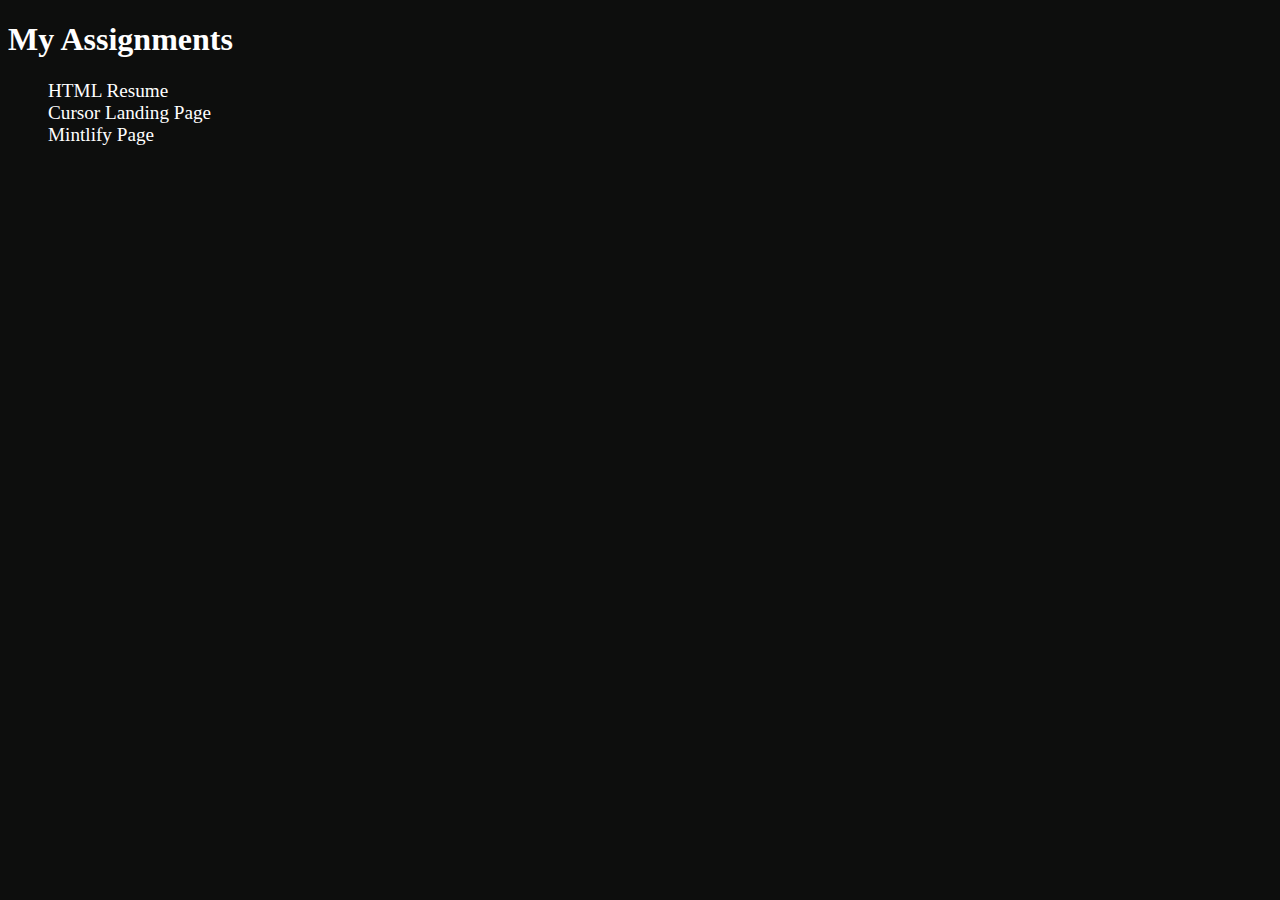
<file: index.html>
<!doctype html>
<html>
  <head>
    <meta charset="utf-8" />
    <title>Assignments</title>
  </head>
  <body>
    <style>
      body {
        background-color: rgb(13, 14, 13);
      }
      h1 {
        color: #fff;
      }
      .assignment {
        list-style: none;
      }
      .assignment a {
        text-decoration: none;
        color: #fff;
        font-size: 1.2rem;
      }
      .assignment a:hover {
        color: blue;
      }
    </style>
    <h1>My Assignments</h1>
    <ul class="assignment">
      <li><a href="./01_html_resume/">HTML Resume</a></li>
      <li><a href="./02_cursor_landing_page/">Cursor Landing Page</a></li>
      <li><a href="./03_mintlify_page/">Mintlify Page</a></li>
    </ul>
  </body>
</html>
</file>
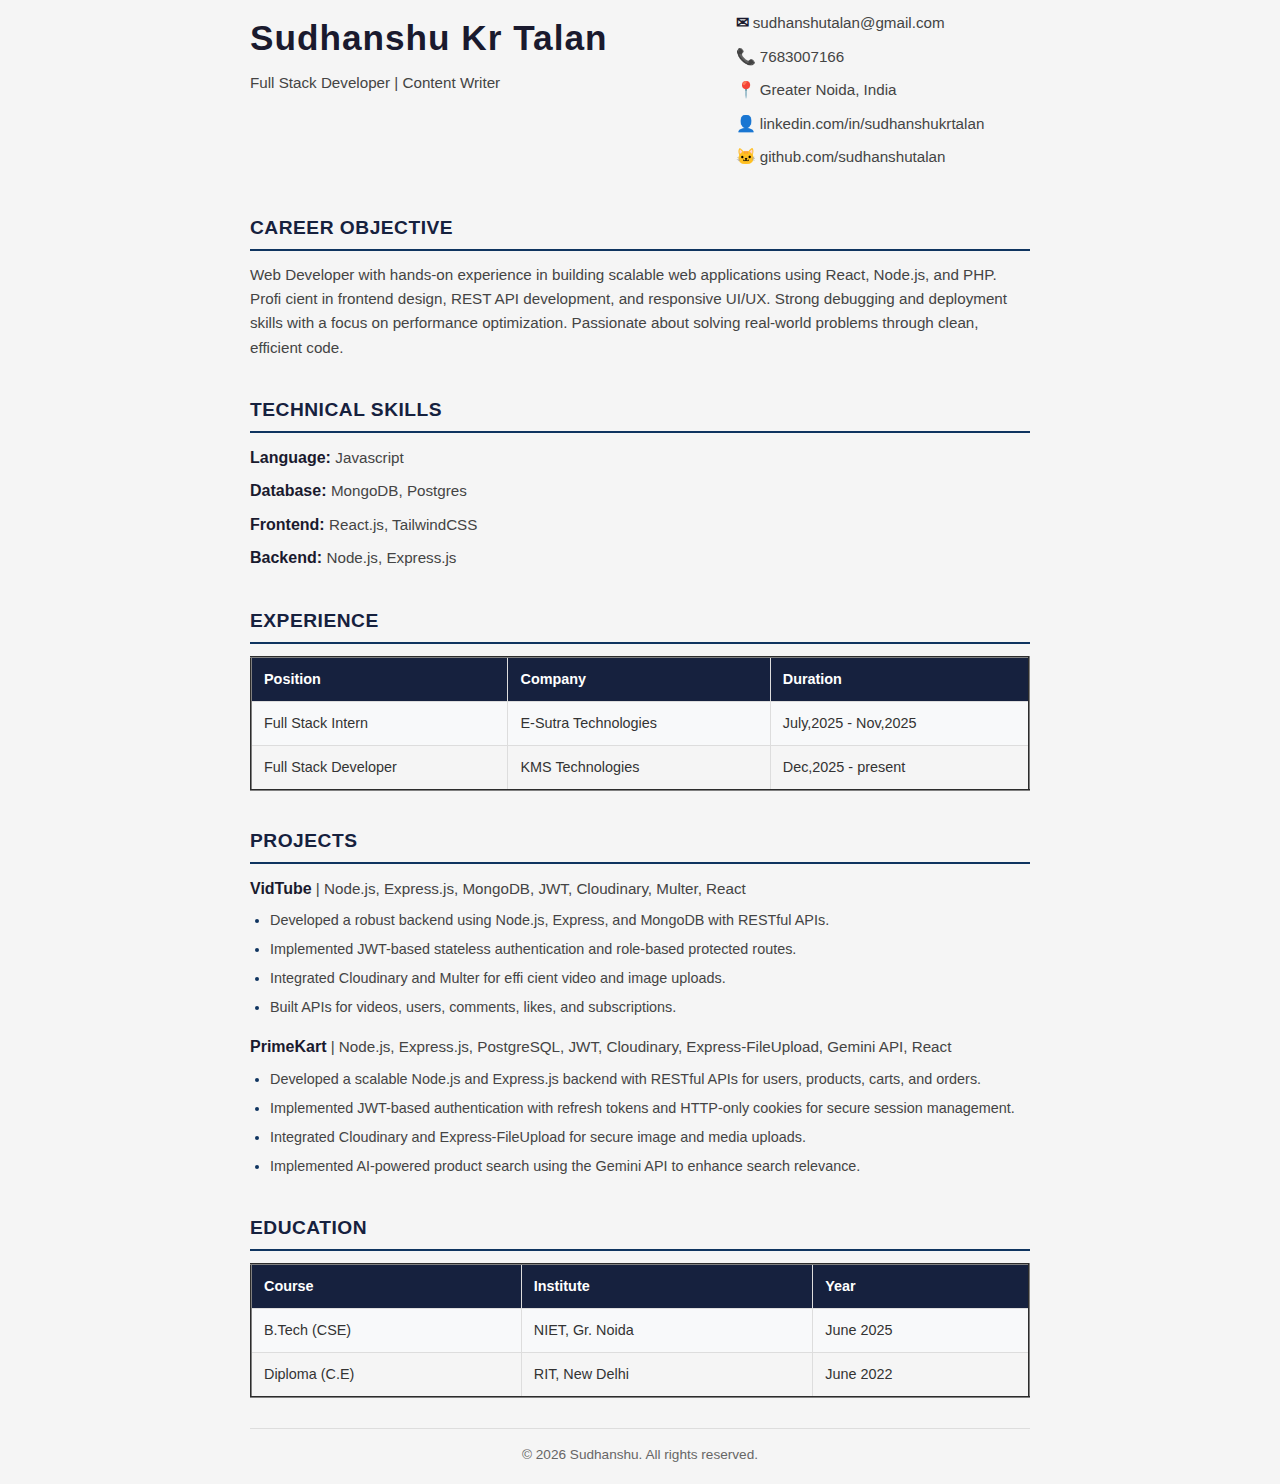
<file: 01_html_resume/index.html>
<!doctype html>
<html lang="en">
  <head>
    <meta charset="UTF-8" />
    <meta name="viewport" content="width=device-width, initial-scale=1.0" />
    <link rel="stylesheet" href="index.css" />
    <title>HTML Resume</title>
  </head>
  <body style="padding: 10px">
    <div class="section">
      <div class="div1">
        <h1>Sudhanshu Kr Talan</h1>
        <p class="subtitle">Full Stack Developer | Content Writer</p>
      </div>
      <div class="div2">
        <p><strong>&#9993</strong> sudhanshutalan@gmail.com</p>
        <p><strong>&#128222;</strong> 7683007166</p>
        <p><strong>&#128205;</strong> Greater Noida, India</p>
        <p><strong>&#128100;</strong> linkedin.com/in/sudhanshukrtalan</p>
        <p><strong>&#128049;</strong> github.com/sudhanshutalan</p>
      </div>
    </div>
    <hr />
    <h2>Career Objective</h2>
    <p>
      Web Developer with hands-on experience in building scalable web
      applications using React, Node.js, and PHP. Profi cient in frontend
      design, REST API development, and responsive UI/UX. Strong debugging and
      deployment skills with a focus on performance optimization. Passionate
      about solving real-world problems through clean, efficient code.
    </p>
    <hr />
    <h2>Technical Skills</h2>
    <p><strong>Language: </strong>Javascript</p>
    <p><strong>Database: </strong>MongoDB, Postgres</p>
    <p><strong>Frontend: </strong>React.js, TailwindCSS</p>
    <p><strong>Backend: </strong>Node.js, Express.js</p>
    <hr />
    <h2>Experience</h2>
    <table border="2px">
      <tr>
        <th>Position</th>
        <th>Company</th>
        <th>Duration</th>
      </tr>
      <tr>
        <td>Full Stack Intern</td>
        <td>E-Sutra Technologies</td>
        <td>July,2025 - Nov,2025</td>
      </tr>
      <tr>
        <td>Full Stack Developer</td>
        <td>KMS Technologies</td>
        <td>Dec,2025 - present</td>
      </tr>
    </table>
    <hr />
    <h2>Projects</h2>
    <p>
      <strong>VidTube</strong> | Node.js, Express.js, MongoDB, JWT, Cloudinary,
      Multer, React
    </p>
    <ul>
      <li>
        Developed a robust backend using Node.js, Express, and MongoDB with
        RESTful APIs.
      </li>
      <li>
        Implemented JWT-based stateless authentication and role-based protected
        routes.
      </li>
      <li>
        Integrated Cloudinary and Multer for effi cient video and image uploads.
      </li>
      <li>Built APIs for videos, users, comments, likes, and subscriptions.</li>
    </ul>
    <p>
      <strong>PrimeKart</strong> | Node.js, Express.js, PostgreSQL, JWT,
      Cloudinary, Express-FileUpload, Gemini API, React
    </p>
    <ul>
      <li>
        Developed a scalable Node.js and Express.js backend with RESTful APIs
        for users, products, carts, and orders.
      </li>
      <li>
        Implemented JWT-based authentication with refresh tokens and HTTP-only
        cookies for secure session management.
      </li>
      <li>
        Integrated Cloudinary and Express-FileUpload for secure image and media
        uploads.
      </li>
      <li>
        Implemented AI-powered product search using the Gemini API to enhance
        search relevance.
      </li>
    </ul>
    <hr />
    <h2>Education</h2>
    <table border="2px">
      <tr>
        <th>Course</th>
        <th>Institute</th>
        <th>Year</th>
      </tr>
      <tr>
        <td>B.Tech (CSE)</td>
        <td>NIET, Gr. Noida</td>
        <td>June 2025</td>
      </tr>
      <tr>
        <td>Diploma (C.E)</td>
        <td>RIT, New Delhi</td>
        <td>June 2022</td>
      </tr>
    </table>
    <footer>
      <p>&copy; 2026 Sudhanshu. All rights reserved.</p>
    </footer>
  </body>
</html>
</file>
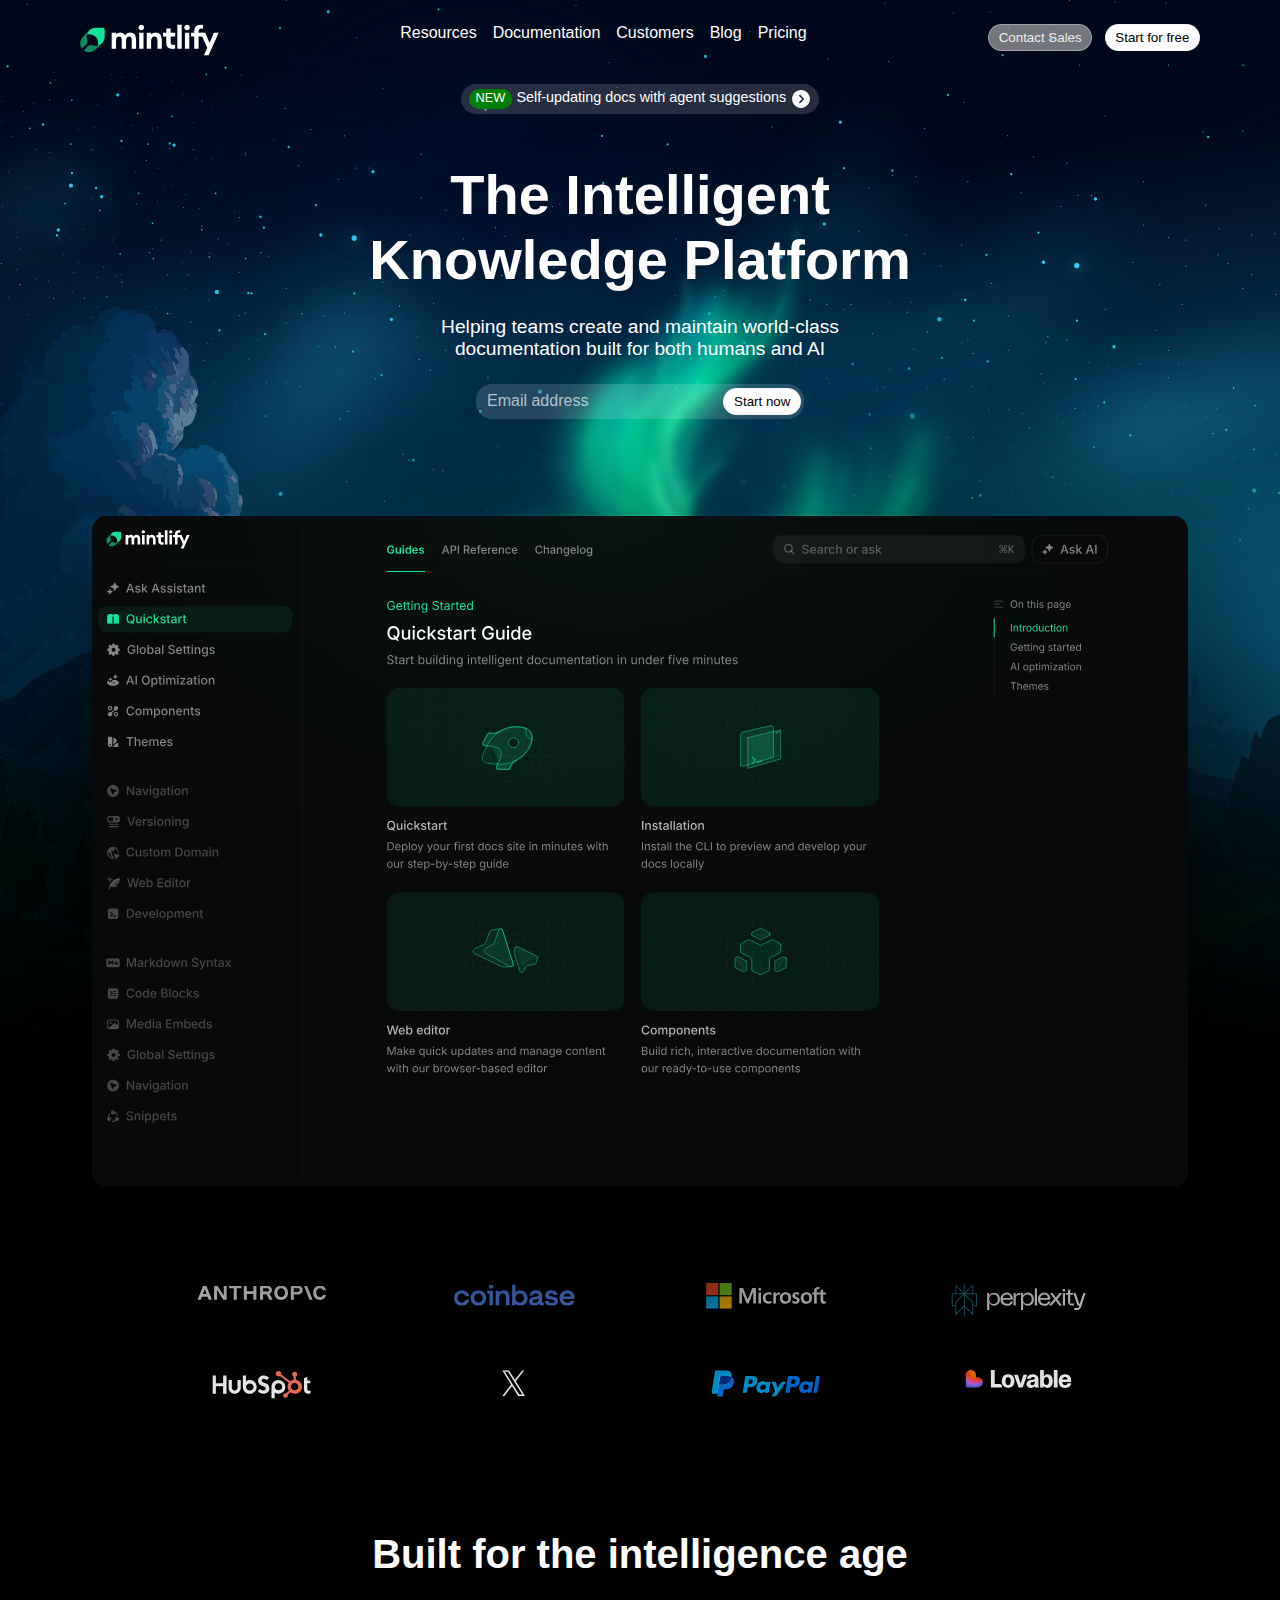
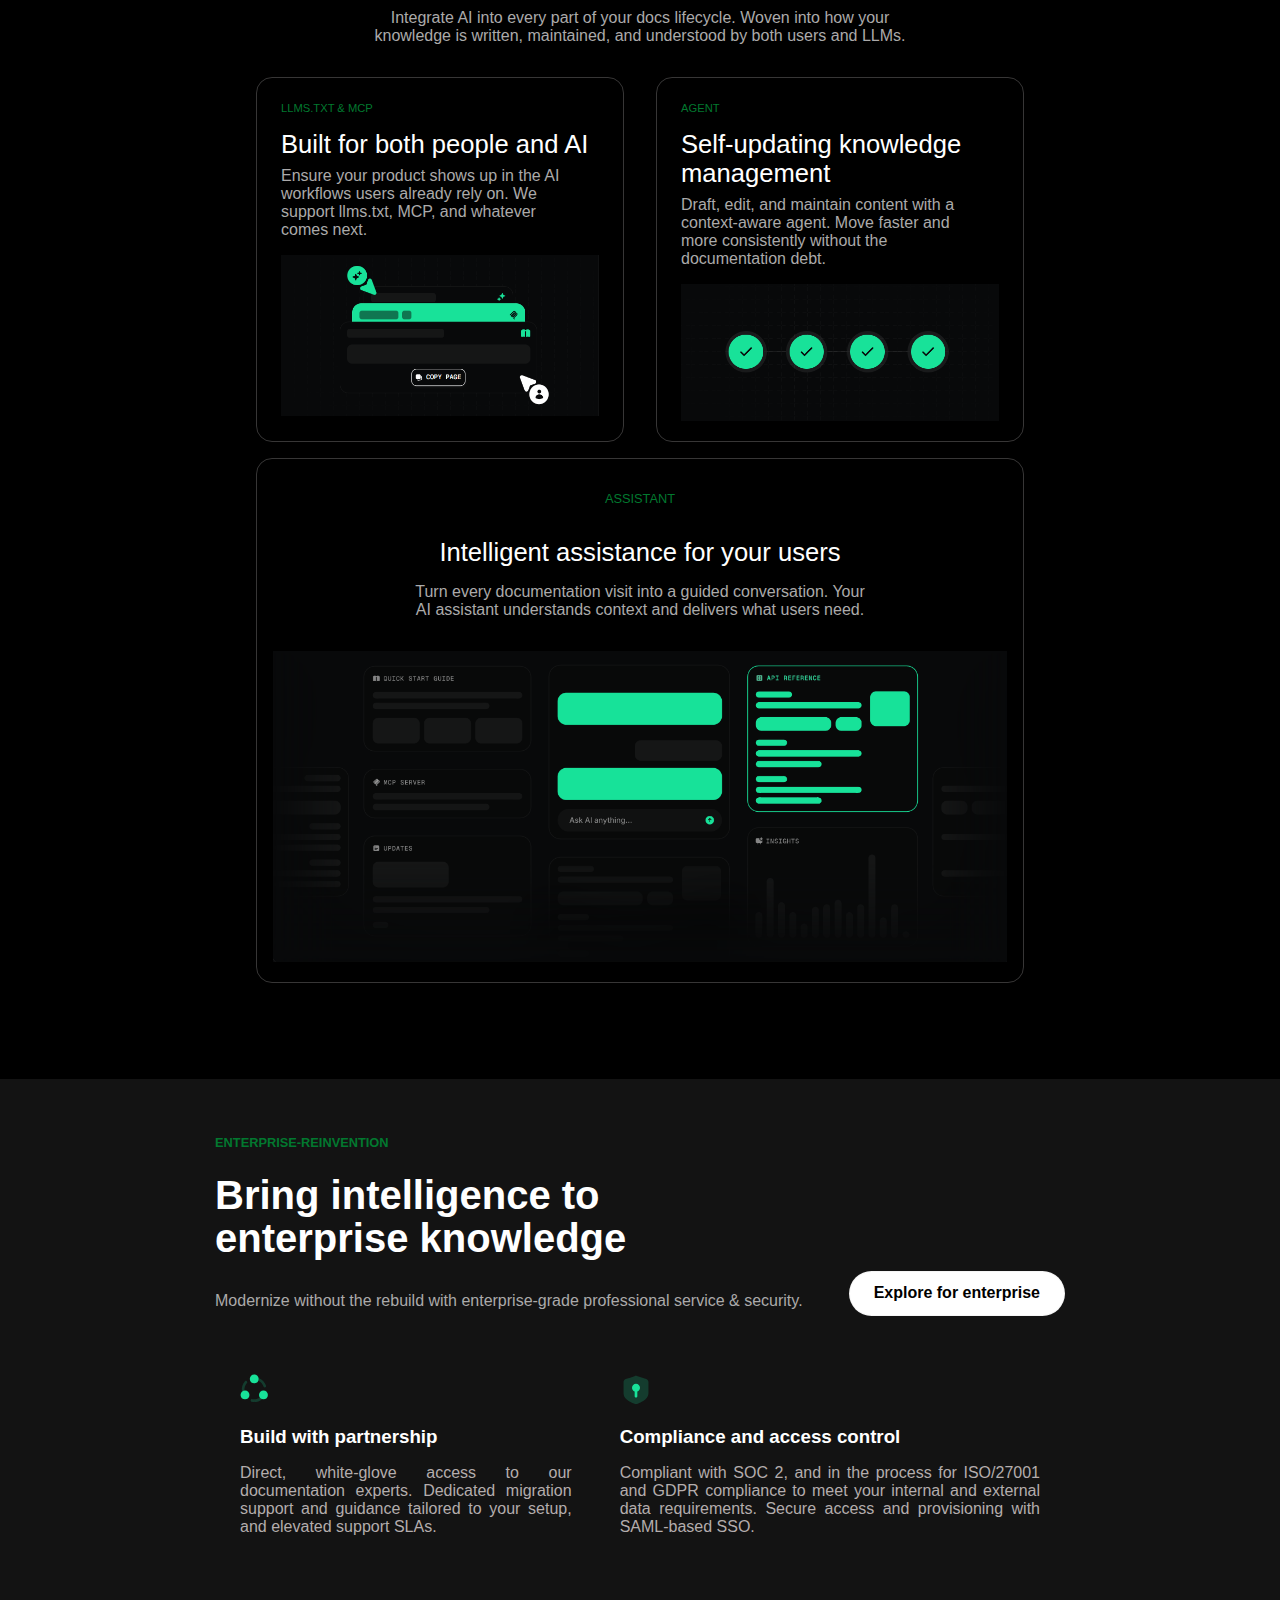
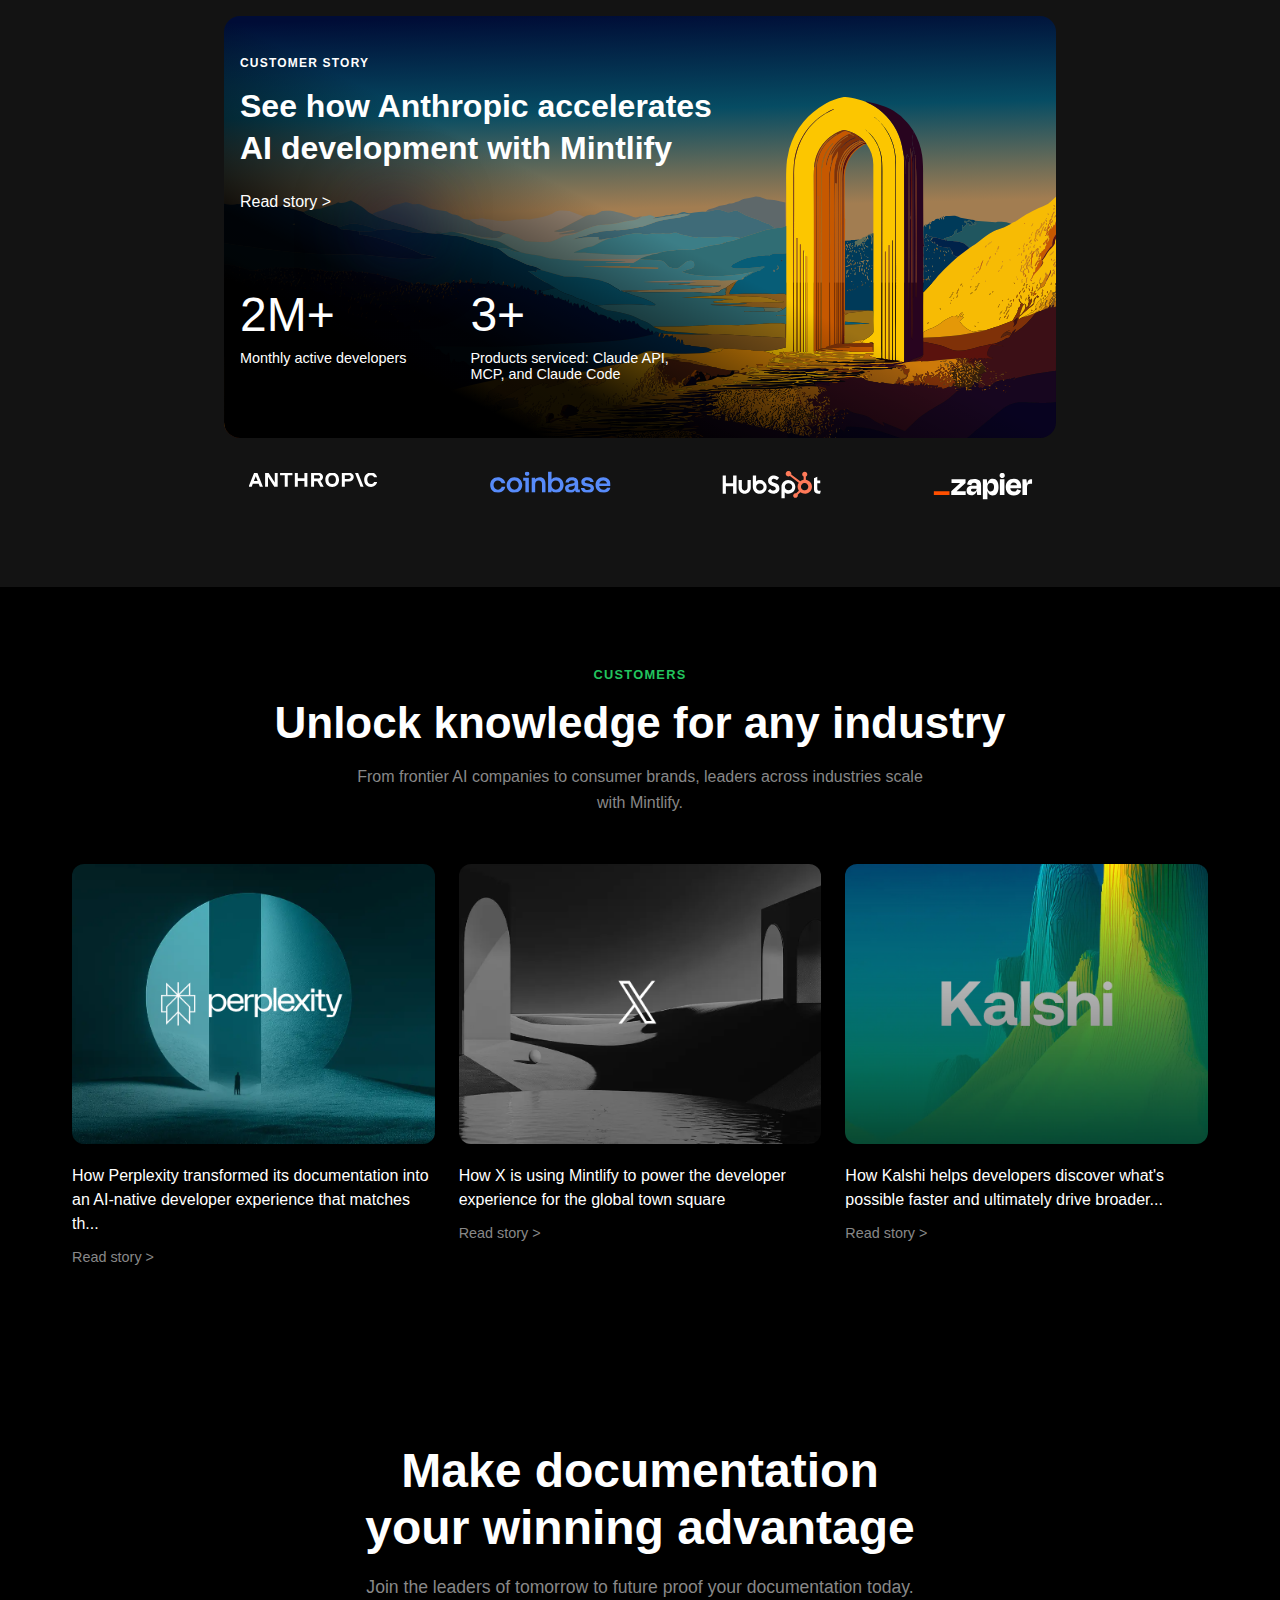
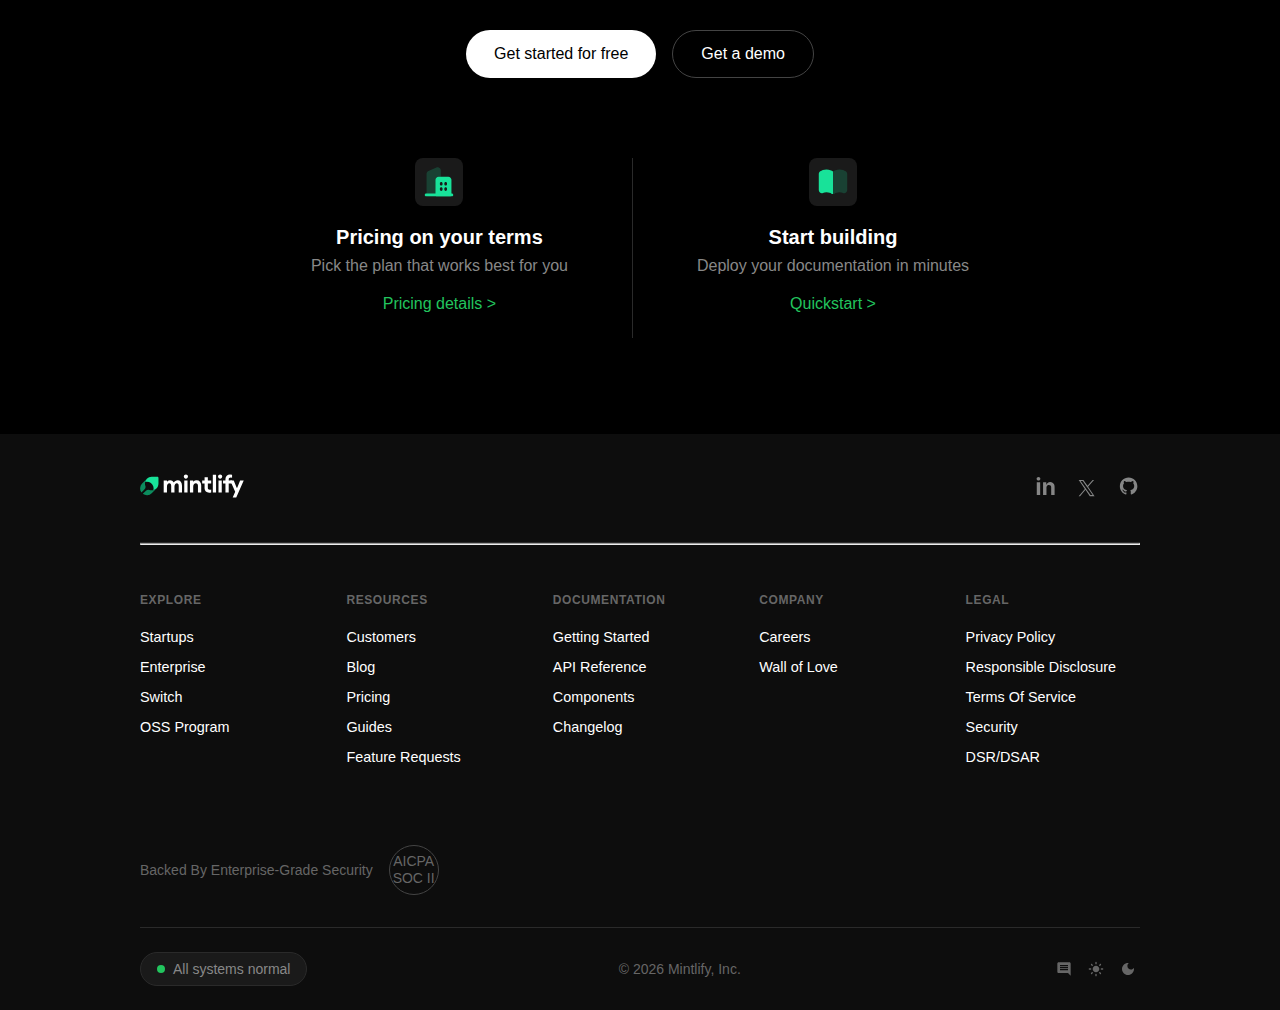
<file: 03_mintlify_page/index.html>
<!doctype html>
<html lang="en">
   
  <!-- DOCUMENT HEAD SECTION -->
   
  <head>
    <meta charset="UTF-8" />
    <meta name="viewport" content="width=device-width, initial-scale=1.0" />
    <title>Mintlify</title>
    <link rel="stylesheet" href="style.css" />
  </head>
  <body>
     
    <!-- NAVIGATION/HEADER SECTION -->
     
    <navbar class="navbar-main">
      <div class="logo-container">
        <img src="assets/mintlify-wordmark-w.svg" alt="cursor-logo" />
      </div>
      <div class="nav-links">
        <ul>
          <a href="#" class="nav-link-a"><li>Resources</li></a>
          <a href="#" class="nav-link-a"><li>Documentation</li></a>
          <a href="#" class="nav-link-a"><li>Customers</li></a>
          <a href="#" class="nav-link-a"><li>Blog</li></a>
          <a href="#" class="nav-link-a"><li>Pricing</li></a>
        </ul>
      </div>
      <div class="btn-class">
        <button class="btn-sign">Contact Sales</button>
        <button class="btn-download">Start for free</button>
      </div>
    </navbar>
    
     
    <!-- HERO SECTION -->
     
    <section class="hero-section-container">
      <div class="hero-section-bg"></div>
      <div class="top-mini-container">
        <div class="top-mini-header">
          <span>NEW</span>
          <p class="top-mini-header-text">
            Self-updating docs with agent suggestions
          </p>
          <svg
            viewBox="0 0 18 18"
            fill="none"
            xmlns="http://www.w3.org/2000/svg"
            class="shrink-0 select-none size-4 text-white"
          >
            <path
              d="M9 1C4.589 1 1 4.589 1 9C1 13.411 4.589 17 9 17C13.411 17 17 13.411 17 9C17 4.589 13.411 1 9 1ZM11.53 9.53L8.53 12.53C8.384 12.676 8.192 12.75 8 12.75C7.808 12.75 7.616 12.677 7.47 12.53C7.177 12.237 7.177 11.762 7.47 11.469L9.94 8.999L7.47 6.529C7.177 6.236 7.177 5.761 7.47 5.468C7.763 5.175 8.238 5.175 8.531 5.468L11.531 8.468C11.824 8.761 11.824 9.236 11.531 9.529L11.53 9.53Z"
              fill="currentColor"
            ></path>
          </svg>
        </div>
      </div>
      <div class="secondary-hero-container">
        <h1 class="hero-head">
          The Intelligent<br />
          Knowledge Platform
        </h1>
        <p class="sub-hero-text">
          Helping teams create and maintain world-class<br />
          documentation built for both humans and AI
        </p>
        <div class="input-section">
          <input type="text" placeholder="Email address" />
          <button class="btn-download">Start now</button>
        </div>
        <div class="hero-img">
          <img src="assets/hero-image-dark.svg" alt="" />
        </div>
      </div>
    </section>
    
     
    <!-- BRANDS SHOWCASE SECTION -->
     
    <section class="brands-container">
      <div class="brands-container-main">
        <div class="brands-logo"><img src="assets/anthropic.svg" alt="" /></div>
        <div class="brands-logo"><img src="assets/coinbase.svg" alt="" /></div>
        <div class="brands-logo"><img src="assets/microsoft.svg" alt="" /></div>
        <div class="brands-logo">
          <img src="assets/perplexity.svg" alt="" />
        </div>
        <div class="brands-logo"><img src="assets/hubspot.svg" alt="" /></div>
        <div class="brands-logo"><img src="assets/x-com.svg" alt="" /></div>
        <div class="brands-logo"><img src="assets/paypal.svg" alt="" /></div>
        <div class="brands-logo"><img src="assets/lovable.svg" alt="" /></div>
      </div>
    </section>
    
     
    <!-- INTELLIGENCE FEATURES SECTION -->
     
    <section class="intelligence-section">
      <div class="intelligence-container">
        <h1>Built for the intelligence age</h1>
        <p class="intel-para">
          Integrate AI into every part of your docs lifecycle. Woven into how
          your <br />knowledge is written, maintained, and understood by both
          users and LLMs.
        </p>
        <div class="intel-main-box">
          <div class="intel-box">
            <p class="intel-box-p1">LLMS.TXT & MCP</p>
            <h2>Built for both people and AI</h2>
            <p class="intel-box-p2">
              Ensure your product shows up in the AI workflows users already
              rely on. We support llms.txt, MCP, and whatever comes next.
            </p>
            <div class="intel-img">
              <img src="assets/intel-box-1.png" alt="" />
            </div>
          </div>
          <div class="intel-box">
            <p class="intel-box-p1">AGENT</p>
            <h2>Self-updating knowledge management</h2>
            <p class="intel-box-p2">
              Draft, edit, and maintain content with a context-aware agent. Move
              faster and more consistently without the documentation debt.
            </p>
            <div class="intel-img">
              <img src="assets/intel-box-2.png" alt="" />
            </div>
          </div>
        </div>
        <div class="intel-box3">
          <p class="intel-box3-para1">ASSISTANT</p>
          <h3>Intelligent assistance for your users</h3>
          <p class="intel-box3-para2">
            Turn every documentation visit into a guided conversation. Your
            <br />
            AI assistant understands context and delivers what users need.
          </p>
          <div class="intel-box3-img">
            <img src="assets/intel-box-3.png" alt="" />
          </div>
        </div>
      </div>
    </section>
    
     
    <!-- ENTERPRISE SECTION -->
     
    <section class="entrprise-container-main">
      <div class="enterprise-container">
        <div class="enterprise-box-main">
          <div class="enterprise-box">
            <p class="intel-box-p1 enterprise-para">Enterprise-reinvention</p>
            <h1>Bring intelligence to <br />enterprise knowledge</h1>
            <p class="intel-box3-para2 enterprise-para2">
              Modernize without the rebuild with enterprise-grade professional
              service & security.
            </p>
          </div>
          <div class="enterprise-button">
            <button class="btn-download">Explore for enterprise</button>
          </div>
        </div>
        <div class="enterprise-box-main enterprise-class">
          <div class="enterprise-box">
            <img src="assets/svgexport-39.svg" alt="" />
            <h3>Build with partnership</h3>
            <p>
              Direct, white-glove access to our documentation experts. Dedicated
              migration support and guidance tailored to your setup, and
              elevated support SLAs.
            </p>
          </div>
          <div class="enterprise-box">
            <img src="assets/svgexport-40.svg" alt="" />
            <h3>Compliance and access control</h3>
            <p>
              Compliant with SOC 2, and in the process for ISO/27001 and GDPR
              compliance to meet your internal and external data requirements.
              Secure access and provisioning with SAML-based SSO.
            </p>
          </div>
        </div>
        <div class="customer-story-card">
          <img
            src="assets/Anthropicbackground.svg"
            alt=""
            class="customer-bg-img"
          />
          <div class="customer-story-content">
            <p class="customer-label">CUSTOMER STORY</p>
            <h2 class="customer-heading">
              See how Anthropic accelerates<br />AI development with Mintlify
            </h2>
            <a href="#" class="read-story-link">Read story &gt;</a>
            <div class="customer-stats">
              <div class="stat-item">
                <h3>2M+</h3>
                <p>Monthly active developers</p>
              </div>
              <div class="stat-item">
                <h3>3+</h3>
                <p>Products serviced: Claude API, MCP, and Claude Code</p>
              </div>
            </div>
          </div>
        </div>
        <div class="brand-grid">
          <div class="brand-grid-card">
            <img src="assets/svgexport-42.svg" alt="" />
          </div>
          <div class="brand-grid-card">
            <img src="assets/svgexport-43.svg" alt="" />
          </div>
          <div class="brand-grid-card">
            <img src="assets/svgexport-44.svg" alt="" />
          </div>
          <div class="brand-grid-card">
            <img src="assets/svgexport-45.svg" alt="" />
          </div>
        </div>
      </div>
    </section> 

    <!-- CUSTOMERS SECTION --> 
     
    <section class="customers-section">
      <div class="customers-container">
        <p class="customers-label">CUSTOMERS</p>
        <h2 class="customers-heading">Unlock knowledge for any industry</h2>
        <p class="customers-subtext">From frontier AI companies to consumer brands, leaders across industries scale<br />with Mintlify.</p>
        
        <div class="customers-cards">
          <div class="customer-card">
            <div class="card-image">
              <img src="assets/card-1.png" alt="" />
            </div>
            <p class="card-description">How Perplexity transformed its documentation into an AI-native developer experience that matches th...</p>
            <a href="#" class="card-link">Read story &gt;</a>
          </div>
          
          <div class="customer-card">
            <div class="card-image">
              <img src="assets/card-2.png" alt="" />
            </div>
            <p class="card-description">How X is using Mintlify to power the developer experience for the global town square</p>
            <a href="#" class="card-link">Read story &gt;</a>
          </div>
          
          <div class="customer-card">
            <div class="card-image">
              <img src="assets/card-3.png" alt="" />
            </div>
            <p class="card-description">How Kalshi helps developers discover what's possible faster and ultimately drive broader...</p>
            <a href="#" class="card-link">Read story &gt;</a>
          </div>
        </div>
      </div>
    </section>

    <!-- CALL TO ACTION (CTA) SECTION -->
    <section class="cta-section">
      <div class="cta-container">
        <h2 class="cta-heading">Make documentation<br />your winning advantage</h2>
        <p class="cta-subtext">Join the leaders of tomorrow to future proof your documentation today.</p>
        <div class="cta-buttons">
          <button class="btn-cta-primary">Get started for free</button>
          <button class="btn-cta-secondary">Get a demo</button>
        </div>
        
        <div class="cta-features">
          <div class="cta-feature">
            <div class="cta-icon">
             <img src="assets/svgexport-63.svg" alt="">
            </div>
            <h3>Pricing on your terms</h3>
            <p>Pick the plan that works best for you</p>
            <a href="#" class="cta-link">Pricing details &gt;</a>
          </div>
          <div class="cta-divider"></div>
          <div class="cta-feature">
            <div class="cta-icon">
              <img src="assets/svgexport-65.svg" alt="">
            </div>
            <h3>Start building</h3>
            <p>Deploy your documentation in minutes</p>
            <a href="#" class="cta-link">Quickstart &gt;</a>
          </div>
        </div>
      </div>
    </section>

    <!-- FOOTER SECTION -->
    <footer class="footer">
      <div class="footer-container">
        <div class="footer-top">
          <div class="footer-logo">
            <img src="assets/mintlify-wordmark-w.svg" alt="Mintlify" />
          </div>
          <div class="footer-social">
            <a href="#" class="social-icon">
              <img src="assets/svgexport-66.svg" alt="">
            </a>
            <img src="assets/svgexport-67.svg" alt="">
            </a>
            <a href="#" class="social-icon">
             <img src="assets/svgexport-68.svg" alt="">
            </a>
          </div>
        </div>
        <div class="footer-divider"></div>
        <hr>
        <!-- Footer Links -->
        <div class="footer-links">
          <div class="footer-column">
            <h4>EXPLORE</h4>
            <a href="#">Startups</a>
            <a href="#">Enterprise</a>
            <a href="#">Switch</a>
            <a href="#">OSS Program</a>
          </div>
          <div class="footer-column">
            <h4>RESOURCES</h4>
            <a href="#">Customers</a>
            <a href="#">Blog</a>
            <a href="#">Pricing</a>
            <a href="#">Guides</a>
            <a href="#">Feature Requests</a>
          </div>
          <div class="footer-column">
            <h4>DOCUMENTATION</h4>
            <a href="#">Getting Started</a>
            <a href="#">API Reference</a>
            <a href="#">Components</a>
            <a href="#">Changelog</a>
          </div>
          <div class="footer-column">
            <h4>COMPANY</h4>
            <a href="#">Careers</a>
            <a href="#">Wall of Love</a>
          </div>
          <div class="footer-column">
            <h4>LEGAL</h4>
            <a href="#">Privacy Policy</a>
            <a href="#">Responsible Disclosure</a>
            <a href="#">Terms Of Service</a>
            <a href="#">Security</a>
            <a href="#">DSR/DSAR</a>
          </div>
        </div>

        <div class="footer-security">
          <span>Backed By Enterprise-Grade Security</span>
          <div class="security-badge">
            <span class="badge-text">AICPA<br />SOC II</span>
          </div>
        </div>

        <div class="footer-divider"></div>

        <div class="footer-bottom">
          <div class="status-badge">
            <span class="status-dot"></span>
            <span>All systems normal</span>
          </div>
          <div class="copyright">© 2026 Mintlify, Inc.</div>
          <div class="theme-toggle">
            <button class="theme-btn">
              <img src="assets/svgexport-21.svg" alt="">
            </button>
            <button class="theme-btn">
                <img src="assets/svgexport-22.svg" alt="">
            </button>
            <button class="theme-btn">
            <img src="assets/svgexport-23.svg" alt="">
            </button>
          </div>
        </div>
      </div>
    </footer>
  </body>
</html>
</file>
<file: 01_html_resume/index.css>
* {
  margin: 0;
  padding: 0;
  box-sizing: border-box;
}

body {
  font-family: "Segoe UI", Tahoma, Geneva, Verdana, sans-serif;
  line-height: 1.6;
  color: #333;
  max-width: 800px;
  margin: 0 auto;
  padding: 40px 30px;
  background-color: #f5f5f5;
}
.section {
  display: flex;
  gap: 8rem;
}

h1 {
  font-size: 2.2rem;
  color: #1a1a2e;
  margin-bottom: 5px;
  letter-spacing: 1px;
}

h2 {
  font-size: 1.2rem;
  color: #16213e;
  margin: 20px 0 12px 0;
  text-transform: uppercase;
  letter-spacing: 0.5px;
  border-bottom: 2px solid #0f3460;
  padding-bottom: 5px;
}

p {
  margin-bottom: 8px;
  color: #444;
  font-size: 0.95rem;
}

hr {
  border: none;
  margin: 15px 0;
}

strong {
  color: #1a1a2e;
}

/* Tables */
table {
  width: 100%;
  border-collapse: collapse;
  margin: 10px 0;
  font-size: 0.9rem;
}

th,
td {
  padding: 10px 12px;
  text-align: left;
  border: 1px solid #ddd;
}

th {
  background-color: #16213e;
  color: #fff;
  font-weight: 600;
}

tr:nth-child(even) {
  background-color: #f8f9fa;
}

tr:hover {
  background-color: #e9ecef;
}

/* Lists */
ul {
  margin: 8px 0 15px 20px;
}

li {
  margin-bottom: 6px;
  color: #444;
  font-size: 0.9rem;
}

li::marker {
  color: #0f3460;
}

/* Project titles */
p strong {
  font-size: 1rem;
}

/* Footer */
footer {
  margin-top: 30px;
  padding-top: 15px;
  border-top: 1px solid #ddd;
  text-align: center;
}

footer p {
  color: #666;
  font-size: 0.85rem;
}
</file>
<file: 03_mintlify_page/style.css>
/* GLOBAL STYLES & RESET */

* {
  margin: 0;
  padding: 0;
  box-sizing: border-box;
}
body {
  background-color: #000;
  color: #fff;
  font-family: Arial, Helvetica, sans-serif;
  overflow-x: hidden;
}

/* NAVIGATION STYLES */

/* class from styling anchor link text*/
.nav-link-a {
  outline: none;
  color: #fff;
  text-decoration: none;
}
.nav-link-a:hover {
  color: #ffffffa7;
}

/* logo image */
.logo-container img {
  width: auto;
  height: 2rem;
}

/* main navbar container */
.navbar-main {
  display: flex;
  justify-content: space-between;
  padding: 1.5rem 5rem;
  position: relative;
  z-index: 3;
}

/* navbar links  */
.nav-links ul {
  display: flex;
  list-style: none;
  gap: 1rem;
}

/* BUTTON STYLES */

.btn-sign {
  padding: 0.3rem 0.6rem;
  border-radius: 1rem;
  background: #d3d2d28b;
  color: #edecec;
  border: 1px solid #ffffff54;
  outline: none;
  cursor: pointer;
  margin-right: 0.5rem;
}
.btn-sign:hover {
  background-color: #a4a3a37d;
}
.btn-download {
  background-color: #ffffff;
  color: #000;
  outline: none;
  padding: 0.3rem 0.6rem;
  border-radius: 1rem;
  cursor: pointer;
  border: 1px solid #edecec89;
}
.btn-download:hover {
  background-color: #ffffff9d;
}

/* HERO SECTION STYLES */

.hero-section-container {
  width: 100%;
  height: 100%;
  position: relative;
  z-index: 1;
}
.hero-section-bg {
  background-image: url(./assets/bg-dark.svg);
  background-size: cover;
  background-position: 50%;
  background-repeat: no-repeat;
  width: 100%;
  height: 100%;
  position: absolute;
  top: -5.5rem;
  left: 0;
  z-index: 0;
}
.top-mini-container {
  width: fit-content;
  margin: 0 auto;
  background-color: #ffffff26;
  padding: 0.3rem 0.5rem;
  border-radius: 1rem;
  font-size: 0.9rem;
  position: relative;
  z-index: 1;
}
.top-mini-header {
  display: flex;
  flex-direction: row;
  gap: 0.3rem;
  /* justify-content: space-between; */
  position: relative;
  z-index: 1;
}
.top-mini-header span {
  background-color: green;
  padding: 0.1rem 0.4rem;
  border-radius: 1rem;
  font-size: 0.8rem;
}
.top-mini-header svg {
  width: 20px;
  height: 20px;
}
.secondary-hero-container {
  text-align: center;
  margin: 3rem 0;
  position: relative;
  z-index: 1;
}
.hero-head {
  font-size: 3.5rem;
  font-weight: 700;
}
.sub-hero-text {
  font-size: 1.2rem;
  padding: 1.5rem 0;
}
.input-section {
  background: #ffffff26;
  width: fit-content;
  margin: 0 auto;
  padding: 0.1rem 0.2rem;
  border-radius: 1rem;
}
.input-section input {
  width: 15rem;
  height: 2rem;
  background: transparent;
  outline: none;
  border: none;
  color: #fff;
  padding: 0.3rem 0.5rem;
  font-size: 1rem;
}
.input-section input::placeholder {
  color: #ffffffa9;
}
.hero-img {
  width: 68.5rem;
  height: 42rem;
  margin: 6rem auto;

  border-bottom: none;
  border-radius: 1rem;
  outline: none;
  box-shadow: 0px 80px 200px 0 #000000;
}
.hero-img img {
  max-width: 100%;
  height: 100%;
  object-fit: cover;
  border-radius: 1rem;
}

/* BRANDS SHOWCASE STYLES */

.brands-container {
  width: 60rem;
  height: auto;
  margin: 0 auto;
  box-shadow: 0 -80px 20px 0 #000000;
}
.brands-container-main {
  display: grid;
  grid-template-columns: repeat(4, 1fr);
  text-align: center;
  width: 100%;
  gap: 3rem;
}

/* INTELLIGENCE FEATURES SECTION STYLES */

.intelligence-section {
  width: 100%;
  margin-top: 2rem;
}
.intelligence-container {
  width: 60vw;
  margin: 0 auto;
  padding: 5rem 0;
}
.intelligence-container h1 {
  font-size: 2.5rem;
  text-align: center;
  padding: 1rem 0;
}
.intelligence-container .intel-para {
  font-size: 1rem;
  color: #abaaaa;
  text-align: center;
  padding: 1rem 0 2rem;
}
.intel-main-box {
  display: grid;
  grid-template-columns: repeat(2, 1fr);
  gap: 2rem;
}
.intel-box {
  border: 0.1rem solid #78767674;
  padding: 1rem 1.5rem;
  border-radius: 1rem;
}
.intel-box-p1 {
  text-align: left;
  font-size: 0.7rem;
  color: #02782f;
  padding: 0.5rem 0;
}
.intel-box h2 {
  font-size: 1.6rem;
  font-weight: 500;
  padding: 0.5rem 0;
}
.intel-box .intel-box-p2 {
  font-size: 1rem;
  color: #abaaaa;
  padding: 0 2rem 1rem 0;
}
.intel-img {
  width: 100%;
  max-width: 30rem;
  /* height: 19rem; */
}
.intel-img img {
  width: 100%;
  height: 100%;
  object-fit: contain;
}
.intel-box3 {
  width: 100%;
  text-align: center;
  padding: 1rem;
  border: 0.1rem solid #78767674;
  border-radius: 1rem;
  margin: 1rem 0;
}
.intel-box3-para1 {
  color: #02782f;
  font-size: 0.8rem;
  padding: 1rem 0;
}
.intel-box3 h3 {
  font-size: 1.6rem;
  font-weight: 500;
  padding: 1rem;
}
.intel-box3-para2 {
  font-size: 1rem;
  color: #abaaaa;
  padding: 0 0 2rem;
}
.intel-box3-img img {
  width: 100%;
  object-fit: fill;
  /* padding: 1rem; */
}

/* ENTERPRISE SECTION STYLES */

.entrprise-container-main {
  background-color: #131313;
  padding: 3rem 0;
}
.enterprise-container {
  width: 70vw;
  /* border: 2px solid red; */
  margin: 0 auto;
}
.enterprise-box-main {
  width: 100%;
  display: flex;
  justify-content: space-around;
  /* border: 2px solid red; */
}
.enterprise-box-main .enterprise-para {
  font-size: 0.8rem;
  font-weight: 600;
  text-transform: uppercase;
}
.enterprise-box-main h1 {
  font-size: 2.5rem;
  line-height: 2.7rem;
  padding: 1rem 0;
}
.enterprise-box-main .enterprise-para2 {
  font-size: 1rem;
  padding: 1rem 0;
}
.enterprise-button button {
  font-size: 1rem;
  font-weight: 600;
  padding: 0.8rem 1.5rem;
  border-radius: 2rem;
  margin-top: 9rem;
}
.enterprise-class {
  padding: 3rem;
  gap: 3rem;
}
.enterprise-class h3 {
  padding: 1rem 0;
}
.enterprise-class p {
  color: #b4adad;
  font-size: 1rem;
  text-align: justify;
}

/* CUSTOMER STORY CARD STYLES */

.customer-story-card {
  position: relative;
  width: 100%;
  border-radius: 1rem;
  overflow: hidden;
  margin-top: 2rem;
  padding: 0 2rem;
}
.customer-bg-img {
  width: 100%;
  height: auto;
  display: block;
  border-radius: 1rem;
}
.customer-story-content {
  position: absolute;
  top: 0;
  left: 0;
  width: 100%;
  height: 100%;
  padding: 2.5rem 3rem;
  display: flex;
  flex-direction: column;
  justify-content: flex-start;
}
.customer-label {
  font-size: 0.75rem;
  font-weight: 600;
  letter-spacing: 0.1em;
  color: #fff;
  margin-bottom: 1rem;
}
.customer-heading {
  font-size: 2rem;
  font-weight: 600;
  color: #fff;
  line-height: 1.3;
  margin-bottom: 1.5rem;
}
.read-story-link {
  color: #fff;
  font-size: 1rem;
  font-weight: 500;
  text-decoration: none;
  margin-bottom: 2rem;
}
.read-story-link:hover {
  text-decoration: underline;
}
.customer-stats {
  display: flex;
  gap: 4rem;
  margin-top: auto;
  padding-bottom: 1rem;
}
.stat-item h3 {
  font-size: 3rem;
  font-weight: 500;
  color: #fff;
  margin-bottom: 0.5rem;
}
.stat-item p {
  font-size: 0.9rem;
  color: #fff;
  max-width: 200px;
}
.brand-grid {
  display: flex;
  justify-content: space-around;
  margin: 2rem 0;
}

/* FOOTER STYLES */

.footer {
  background-color: #0d0d0d;
}
.footer-container {
  max-width: 1000px;
  margin: 0 auto;
}
.footer-top {
  display: flex;
  justify-content: space-between;
  align-items: center;
  padding: 2.5rem 0;
}
.footer-logo img {
  height: 1.5rem;
  width: auto;
}
.footer-social {
  display: flex;
  gap: 1.25rem;
}
.social-icon {
  color: #888;
  transition: color 0.2s;
}

.footer-divider {
  height: 1px;
  background-color: #2a2a2a;
  width: 100%;
}
.footer-links {
  display: grid;
  grid-template-columns: repeat(5, 1fr);
  gap: 2rem;
  padding: 3rem 0;
}
.footer-column {
  display: flex;
  flex-direction: column;
  gap: 0.875rem;
}
.footer-column h4 {
  font-size: 0.75rem;
  font-weight: 600;
  color: #666;
  letter-spacing: 0.05em;
  margin-bottom: 0.5rem;
}
.footer-column a {
  color: #fff;
  text-decoration: none;
  font-size: 0.9rem;
  transition: color 0.2s;
}
.footer-column a:hover {
  color: #888;
}
.footer-security {
  display: flex;
  align-items: center;
  gap: 1rem;
  padding: 2rem 0;
}
.footer-security span {
  color: #666;
  font-size: 0.875rem;
}
.security-badge {
  width: 50px;
  height: 50px;
  border: 1px solid #444;
  border-radius: 50%;
  display: flex;
  align-items: center;
  justify-content: center;
}
.badge-text {
  font-size: 0.5rem;
  color: #888;
  text-align: center;
  line-height: 1.2;
}
.footer-bottom {
  display: flex;
  justify-content: space-between;
  align-items: center;
  padding: 1.5rem 0;
}
.status-badge {
  display: flex;
  align-items: center;
  gap: 0.5rem;
  background-color: #1a1a1a;
  padding: 0.5rem 1rem;
  border-radius: 2rem;
  border: 1px solid #2a2a2a;
}
.status-dot {
  width: 8px;
  height: 8px;
  background-color: #22c55e;
  border-radius: 50%;
}
.status-badge span {
  color: #888;
  font-size: 0.875rem;
}
.copyright {
  color: #666;
  font-size: 0.875rem;
}
.theme-toggle {
  display: flex;
  gap: 0.5rem;
}
.theme-btn {
  background: transparent;
  border: none;
  color: #666;
  cursor: pointer;
  padding: 0.25rem;
  display: flex;
  align-items: center;
  justify-content: center;
  transition: color 0.2s;
}

/* CUSTOMERS SECTION STYLES */

.customers-section {
  padding: 5rem 0;
  max-width: 1200px;
  margin: 0 auto;
}
.customers-container {
  text-align: center;
}
.customers-label {
  color: #22c55e;
  font-size: 0.8rem;
  font-weight: 600;
  letter-spacing: 0.1em;
  margin-bottom: 1rem;
}
.customers-heading {
  font-size: 2.75rem;
  font-weight: 600;
  color: #fff;
  margin-bottom: 1rem;
}
.customers-subtext {
  color: #888;
  font-size: 1rem;
  line-height: 1.6;
  margin-bottom: 3rem;
}
.customers-cards {
  display: grid;
  grid-template-columns: repeat(3, 1fr);
  gap: 1.5rem;
  padding: 0 2rem;
}
.customer-card {
  text-align: left;
}
.card-image {
  width: 100%;
  height: 280px;
  border-radius: 0.75rem;
  overflow: hidden;
  margin-bottom: 1.25rem;
}
.card-image img {
  width: 100%;
  height: 100%;
  object-fit: cover;
}
.card-description {
  color: #fff;
  font-size: 1rem;
  line-height: 1.5;
  margin-bottom: 0.75rem;
}
.card-link {
  color: #888;
  font-size: 0.9rem;
  text-decoration: none;
  transition: color 0.2s;
}
.card-link:hover {
  color: #fff;
}

/* CALL TO ACTION (CTA) SECTION STYLES */

.cta-section {
  padding: 6rem 2rem;
  max-width: 1200px;
  margin: 0 auto;
}
.cta-container {
  text-align: center;
}
.cta-heading {
  font-size: 3rem;
  font-weight: 600;
  color: #fff;
  line-height: 1.2;
  margin-bottom: 1.25rem;
}
.cta-subtext {
  color: #888;
  font-size: 1.1rem;
  margin-bottom: 2rem;
}
.cta-buttons {
  display: flex;
  justify-content: center;
  gap: 1rem;
  margin-bottom: 5rem;
}
.btn-cta-primary {
  background-color: #fff;
  color: #000;
  padding: 0.875rem 1.75rem;
  border-radius: 2rem;
  border: none;
  font-size: 1rem;
  font-weight: 500;
  cursor: pointer;
  transition: background-color 0.2s;
}
.btn-cta-primary:hover {
  background-color: #e5e5e5;
}
.btn-cta-secondary {
  background-color: transparent;
  color: #fff;
  padding: 0.875rem 1.75rem;
  border-radius: 2rem;
  border: 1px solid #444;
  font-size: 1rem;
  font-weight: 500;
  cursor: pointer;
  transition:
    background-color 0.2s,
    border-color 0.2s;
}
.btn-cta-secondary:hover {
  background-color: #1a1a1a;
  border-color: #666;
}
.cta-features {
  display: flex;
  justify-content: center;
  align-items: flex-start;
  gap: 4rem;
}
.cta-feature {
  text-align: center;
  max-width: 320px;
}
.cta-icon {
  width: 48px;
  height: 48px;
  background-color: #1a1a1a;
  border-radius: 0.5rem;
  display: flex;
  align-items: center;
  justify-content: center;
  margin: 0 auto 1.25rem;
}
.cta-feature h3 {
  font-size: 1.25rem;
  font-weight: 600;
  color: #fff;
  margin-bottom: 0.5rem;
}
.cta-feature p {
  color: #888;
  font-size: 1rem;
  margin-bottom: 1.25rem;
}
.cta-link {
  color: #22c55e;
  font-size: 1rem;
  text-decoration: none;
  font-weight: 500;
  transition: color 0.2s;
}
.cta-link:hover {
  color: #16a34a;
}
.cta-divider {
  width: 1px;
  height: 180px;
  background-color: #2a2a2a;
}
</file>
